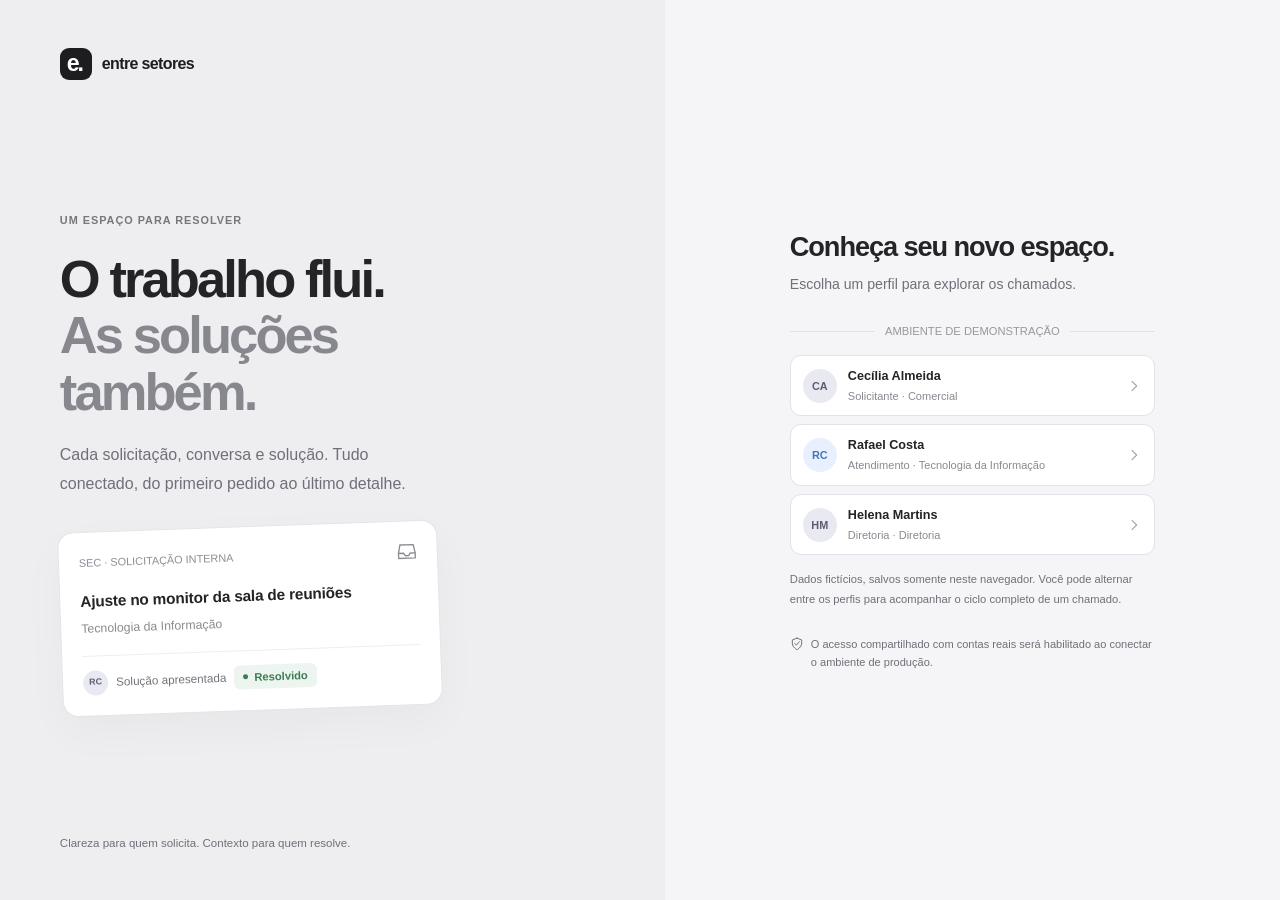
<file: index.html>
<!doctype html>
<html lang="pt-BR">
  <head>
    <meta charset="UTF-8">
    <meta name="viewport" content="width=device-width, initial-scale=1, viewport-fit=cover, interactive-widget=resizes-content">
    <meta name="theme-color" content="#f5f5f7">
    <meta name="description" content="Solicitações internas, conversas e soluções em um só lugar.">
    <meta http-equiv="Content-Security-Policy" content="default-src 'self'; script-src 'self'; style-src 'self'; img-src 'self' data: blob:; connect-src 'self' https://*.supabase.co; font-src 'self'; object-src 'none'; base-uri 'self'; form-action 'self'; frame-src 'none'">
    <meta name="color-scheme" content="light">
    <title>Entre setores — Solicitações internas</title>
    <link rel="icon" href="./favicon.svg" type="image/svg+xml">
    <link rel="manifest" href="./manifest.webmanifest">
    <link rel="stylesheet" href="./styles.css">
  </head>
  <body>
    <a class="skip-link" href="#main-content">Ir para o conteúdo</a>
    <div id="app"><div class="boot" role="status"><span class="boot-mark">e.</span><p>Preparando seu espaço…</p></div></div>
    <div id="dialog-root"></div>
    <div id="toast-root" class="toast-root" aria-live="polite" aria-atomic="true"></div>
    <noscript>Ative o JavaScript para utilizar o sistema de solicitações internas.</noscript>
    <script type="module" src="./src/app.js"></script>
  </body>
</html>
</file>
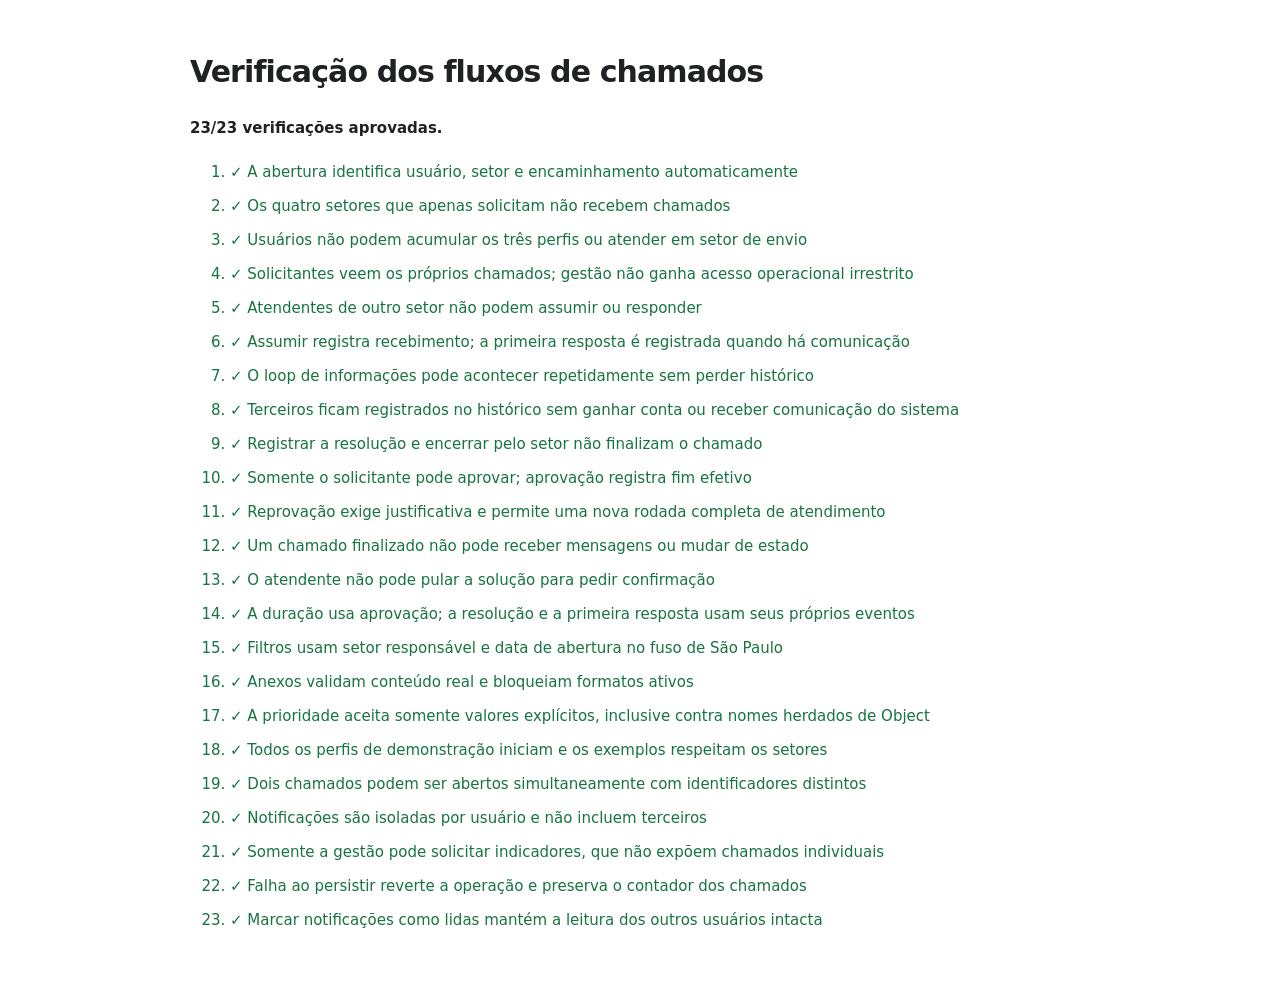
<file: tests/domain.html>
<!doctype html>
<html lang="pt-BR">
  <meta charset="utf-8">
  <meta name="viewport" content="width=device-width, initial-scale=1">
  <title>Verificação dos fluxos de chamados</title>
  <style>body{font:15px/1.6 system-ui,sans-serif;max-width:900px;margin:48px auto;padding:0 20px;color:#202124}li{padding:5px 0}.pass{color:#187342}.fail{color:#b42318}pre{white-space:pre-wrap}h1{letter-spacing:-.03em}#summary{font-weight:600}</style>
  <h1>Verificação dos fluxos de chamados</h1>
  <p id="summary">Executando…</p>
  <ol id="results"></ol>
  <script type="module" src="./domain.js"></script>
</html>
</file>
<file: styles.css>
@charset "UTF-8";
body .page-heading p,body .stat-top,body .stat-bottom,body .request-sub,body .request-date,body .panel-head p,body .panel-footer,body .guide-step p,body .request-sub,body .ticket-title small,body .sector-text,body .table-footer,body .filter-count,body .event-head time,body .event-status,body .info-row dt,body .action-card>p,body .detail-code,body .notification-item p,body .notification-item time,body .demo-caption,body .login-footnote,body .login-footer,body .login-box>.muted,body .field-hint,body .composer-bottom>span,body .mode-note,body .section-note,body .metrics-note,body .login-copy>p,body .breadcrumb,body .user-control small,body .workspace-label,body .sidebar-help,body .bar-row,body .count{color:#6f6f79}
.visually-hidden{position:absolute;width:1px;height:1px;margin:-1px;padding:0;overflow:hidden;clip:rect(0,0,0,0);white-space:nowrap;border:0}.detail-main-stack{display:grid;gap:22px;min-width:0}.trend-svg{width:100%;height:185px;display:block;margin-top:10px}.bar-meter{appearance:none;-webkit-appearance:none;display:block;width:100%;height:6px;border:0;border-radius:3px;background:#f1f1f6}.bar-meter::-webkit-meter-bar{background:#f1f1f6;border:0;border-radius:3px;height:6px}.bar-meter::-webkit-meter-optimum-value{background:#8ba6ce;border-radius:3px}.bar-meter::-moz-meter-bar{background:#8ba6ce;border-radius:3px}
@media(max-width:760px){.detail-grid.detail-grid{display:flex;flex-direction:column}.detail-grid>.right-stack.right-stack{display:contents}.detail-grid .action-card{order:-1;width:100%}.detail-grid .detail-info{order:1;width:100%}.detail-main-stack{width:100%}}
:root{font-family:-apple-system,BlinkMacSystemFont,"Segoe UI",sans-serif;font-size:16px;line-height:1.5;font-optical-sizing:auto;color:#242426;background:#f5f5f7;--ink:#1d1d1f;--muted:#76767b;--line:#e8e8eb;--blue:#0067df;--soft-blue:#edf4ff;--radius:18px;--side:240px}
*{box-sizing:border-box}html{-webkit-tap-highlight-color:transparent;-webkit-text-size-adjust:100%;overscroll-behavior:none}body{margin:0}button,input,select,textarea{font:inherit}button,a,[role=button]{touch-action:manipulation}button{cursor:pointer;user-select:none;-webkit-user-select:none}button:disabled{cursor:default;opacity:.48}button,a,input,select,textarea{outline-offset:4px}button:focus-visible,a:focus-visible,input:focus-visible,select:focus-visible,textarea:focus-visible{outline:3px solid #87baff}a{color:var(--blue);text-decoration:none}button{color:inherit}h1,h2,h3,p{margin:0}h1{font-size:2.05rem;letter-spacing:-.045em;line-height:1.18;font-weight:650}h2{font-size:1.13rem;letter-spacing:-.023em;line-height:1.4;font-weight:650}h3{font-size:.94rem;letter-spacing:-.012em;font-weight:650}small{font-size:.75rem}input,textarea,select{min-width:0;font-size:1rem}input,select,textarea{border:1px solid #dedee3;border-radius:10px;background:#fff;padding:.68rem .8rem;color:var(--ink);width:100%;transition:border-color .15s}textarea{resize:vertical;min-height:112px;line-height:1.65}input::placeholder,textarea::placeholder{color:#99999f}input:focus,select:focus,textarea:focus{border-color:#7baeff}.icon{display:inline-block;flex:none;vertical-align:middle}.skip-link{position:fixed;top:-100px;left:1rem;z-index:1000;background:#fff;padding:1rem}.skip-link:focus{top:1rem}.boot{height:100dvh;display:grid;align-content:center;justify-items:center;gap:20px;color:var(--muted)}.boot-mark{display:grid;place-items:center;background:var(--ink);color:white;width:60px;height:60px;border-radius:17px;font-size:2.5rem;letter-spacing:-.08em;padding-right:5px;font-weight:650}
.btn{display:inline-flex;justify-content:center;align-items:center;gap:8px;min-height:40px;padding:.6rem 1rem;border:1px solid #dedee4;border-radius:10px;background:#fff;font-weight:550;font-size:.84rem;line-height:1.3;white-space:nowrap;transition:background .15s,transform .13s,box-shadow .15s}.btn:active:not(:disabled){transform:scale(.97)}.btn.primary{background:var(--blue);border-color:var(--blue);color:#fff;box-shadow:0 2px 4px #0067df16}.btn.dark{background:var(--ink);border-color:var(--ink);color:#fff}.btn.subtle{background:transparent;border-color:transparent;color:var(--muted)}.btn.danger{color:#b5372c;border-color:#f2d9d7;background:#fff}.btn.small{min-height:32px;padding:.4rem .65rem;font-size:.76rem}.btn .icon{width:17px;height:17px}.icon-btn{border:0;background:transparent;min-width:40px;min-height:40px;display:inline-grid;place-items:center;border-radius:10px;position:relative}.icon-btn:active{background:#e9e9ee}.text-btn{border:0;background:transparent;color:var(--blue);padding:0;font-weight:550;font-size:.8rem}.muted{color:var(--muted)}.eyebrow{font-size:.68rem;font-weight:600;letter-spacing:.09em;text-transform:uppercase;color:var(--muted)}.pill{display:inline-flex;align-items:center;gap:6px;padding:4px 9px;border-radius:6px;font-size:.7rem;font-weight:550;white-space:nowrap;background:#f0f0f3;color:#65656d}.pill::before{content:"";width:5px;height:5px;border-radius:50%;background:currentColor}.pill.open{background:#edf3ff;color:#3a6eba}.pill.in_progress,.pill.resolving{background:#edf3ff;color:#2669bd}.pill.waiting_info,.pill.waiting_confirmation{background:#fff5e5;color:#9c6d21}.pill.third_party{background:#f1edfa;color:#7962a3}.pill.resolved,.pill.closed{background:#ecf5ef;color:#3e7c53}.priority{display:inline-flex;align-items:center;gap:5px;font-size:.74rem;color:#77777e}.priority::before{content:"";display:block;width:6px;height:6px;background:#b5b5bb;border-radius:50%}.priority.high::before{background:#d39944}.priority.urgent::before{background:#ce5e52}.avatar{display:inline-flex;justify-content:center;align-items:center;flex:none;width:34px;height:34px;border-radius:50%;background:#e9eaf1;color:#5c5c73;font-size:.68rem;font-weight:600}.avatar.blue{background:#e8f0ff;color:#4276b6}.avatar.large{width:42px;height:42px;font-size:.82rem}.divider{height:1px;background:var(--line);margin:1.2rem 0}.count{font-size:.7rem;color:#8a8a90;min-width:20px;text-align:right;font-variant-numeric:tabular-nums}.empty{padding:3.5rem 1.5rem;text-align:center;color:var(--muted);display:grid;justify-items:center;gap:12px}.empty>.icon{width:32px;height:32px;stroke-width:1.2;color:#a7a7ae}.empty h3{color:#4b4b51}.empty p{font-size:.83rem;max-width:340px;line-height:1.7}.error-note{padding:.8rem 1rem;border:1px solid #f0d3d0;background:#fff5f3;border-radius:10px;font-size:.84rem;color:#9a3d31}.info-note{padding:.8rem 1rem;border:1px solid #e1e7f0;background:#f4f7fc;border-radius:10px;font-size:.8rem;color:#52637b;line-height:1.65}
/* Sign in */
.login-page{min-height:100svh;background:#f5f5f7;display:grid;grid-template-columns:1.08fr 1fr}.login-story{padding:48px 9%;display:flex;flex-direction:column;background:#eeeeF1;position:relative;overflow:hidden}.brand{display:flex;align-items:center;gap:10px;color:var(--ink);font-weight:650;font-size:1rem;letter-spacing:-.04em}.brand-mark{width:32px;height:32px;border-radius:9px;display:grid;place-items:center;background:var(--ink);color:#fff;font-size:1.45rem;letter-spacing:-.09em;padding-right:3px;line-height:1}.login-copy{margin:auto 0;position:relative;z-index:1;padding:70px 0 35px;max-width:480px}.login-copy h1{font-size:clamp(2.6rem,4.1vw,4.1rem);line-height:1.08;letter-spacing:-.055em;font-weight:620;margin:20px 0}.login-copy h1 span{color:#87878e}.login-copy>p{color:#77777f;font-size:1rem;line-height:1.8;max-width:350px}.login-footer{font-size:.72rem;color:#86868e;padding-top:32px}.sample-card{margin:28px 0 0;background:#fff;padding:20px;border:1px solid #e5e5e9;border-radius:16px;box-shadow:0 16px 45px #23232f08;max-width:380px;transform:rotate(-2deg)}.sample-card .mini-top{display:flex;justify-content:space-between;align-items:center;font-size:.68rem;color:#8d8d96}.sample-card h3{margin:17px 0 7px;font-size:.96rem}.sample-card p{font-size:.77rem;color:#8a8a91}.sample-bottom{border-top:1px solid #eeeef1;margin-top:17px;padding-top:14px;display:flex;align-items:center;gap:8px;font-size:.73rem;color:#74747c}.sample-bottom .avatar{width:25px;height:25px;font-size:.55rem}.login-main{display:grid;align-content:center;justify-items:center;padding:56px 28px}.login-box{width:100%;max-width:365px}.login-box h2{font-size:1.7rem;letter-spacing:-.04em}.login-box>.muted{font-size:.88rem;margin-top:8px}.login-form{margin-top:30px;display:grid;gap:18px}.field{display:grid;gap:7px}.field>label,.field-label{font-size:.8rem;font-weight:550;color:#505057}.field-hint{font-size:.73rem;color:var(--muted);line-height:1.6}.login-form .btn{width:100%;margin-top:2px;min-height:45px}.demo-label{display:flex;align-items:center;gap:10px;color:#97979e;font-size:.7rem;margin:28px 0 15px}.demo-label::before,.demo-label::after{content:"";height:1px;flex:1;background:#e1e1e7}.demo-profiles{display:grid;gap:8px}.demo-profile{display:flex;align-items:center;gap:11px;padding:11px 12px;border:1px solid #e2e2e8;background:#fff;border-radius:11px;text-align:left;transition:background .15s,transform .13s}.demo-profile:active{transform:scale(.985)}.demo-profile>div{flex:1}.demo-profile strong{display:block;font-size:.79rem;font-weight:600}.demo-profile small{display:block;color:#898991;font-size:.69rem;margin-top:2px}.demo-profile>.icon{color:#a3a3ab;width:16px}.demo-caption{font-size:.7rem;color:#8b8b92;line-height:1.7;margin-top:15px}.login-footnote{font-size:.69rem;color:#9b9ba2;line-height:1.7;margin-top:26px;display:flex;gap:7px}.login-footnote .icon{width:14px;height:14px;margin-top:2px}
/* App frame */
.shell{display:grid;grid-template-columns:var(--side) minmax(0,1fr);min-height:100dvh}.sidebar{height:100dvh;position:sticky;top:0;background:#efeff2;border-right:1px solid #e5e5e9;display:flex;flex-direction:column;padding:32px 18px 18px}.sidebar .brand{padding:0 12px;margin-bottom:45px}.workspace-label{padding:0 13px;margin-bottom:12px;font-size:.65rem;letter-spacing:.09em;color:#9999a1;font-weight:600;text-transform:uppercase}.sidebar-nav{display:grid;gap:5px}.nav-item{border:0;border-radius:9px;background:transparent;display:flex;align-items:center;gap:11px;text-align:left;width:100%;padding:11px 13px;font-size:.8rem;color:#73737d;min-height:43px;font-weight:500}.nav-item>.icon{width:18px;height:18px}.nav-item .count{margin-left:auto}.nav-item.active{background:#fff;color:#24242b;box-shadow:0 1px 3px #19192309;font-weight:600}.nav-item.active>.icon{color:var(--blue)}.sidebar-bottom{margin-top:auto}.sidebar-help{display:flex;align-items:center;gap:9px;color:#909099;font-size:.76rem;padding:12px 13px;border:0;background:none;width:100%;text-align:left}.sidebar-help>.icon{width:17px;height:17px}.mode-note{border-top:1px solid #e0e0e6;padding:18px 12px 5px;font-size:.65rem;color:#97979f;display:flex;align-items:center;gap:6px}.mode-note::before{content:"";width:5px;height:5px;background:#c3974b;border-radius:50%}.app-main{min-width:0}.topbar{height:80px;padding:0 42px;display:flex;align-items:center;justify-content:space-between;position:sticky;top:0;z-index:10;background:#f5f5f7d9;backdrop-filter:blur(20px);-webkit-backdrop-filter:blur(20px)}.breadcrumb{display:flex;align-items:center;gap:10px;color:#9999a1;font-size:.74rem}.breadcrumb .icon{width:12px;height:12px;color:#b7b7be}.breadcrumb span:last-child{color:#5c5c65}.topbar-actions{display:flex;align-items:center;gap:18px}.notification-dot{position:absolute;top:8px;right:9px;background:var(--blue);width:6px;height:6px;border:2px solid #f5f5f7;border-radius:50%;box-sizing:content-box}.user-control{display:flex;align-items:center;gap:10px;border:0;background:transparent;text-align:left;padding:0}.user-control strong{display:block;font-weight:550;font-size:.75rem}.user-control small{display:block;font-size:.64rem;color:#97979f;margin-top:1px}.user-control>.icon{width:13px;height:13px;color:#95959d;margin-left:7px}.topbar-separator{width:1px;height:25px;background:#dedee5}.content{padding:35px 42px 50px;max-width:1480px;margin:0 auto}.page-heading{display:flex;justify-content:space-between;align-items:center;gap:20px;margin-bottom:30px}.page-heading p{font-size:.83rem;color:#92929b;margin-top:10px}.page-heading .btn{padding:.7rem 1rem}.greeting{display:flex;align-items:center;gap:7px;font-size:.71rem;color:#9898a1;margin-bottom:12px}.greeting .icon{width:15px;height:15px}.page-meta{display:flex;align-items:center;gap:8px;font-size:.7rem;color:#9a9aa3}.page-meta .icon{width:14px;height:14px}.stats-grid{display:grid;grid-template-columns:repeat(4,minmax(0,1fr));gap:15px;margin-bottom:28px}.stat-card{background:#fff;border:1px solid #e8e8ed;border-radius:14px;padding:20px 21px 17px;min-width:0}.stat-top{display:flex;align-items:center;justify-content:space-between;gap:10px;color:#878790;font-size:.74rem}.stat-icon{width:27px;height:27px;display:grid;place-items:center;border-radius:8px;background:#f4f4f7;color:#90909a}.stat-icon .icon{width:15px;height:15px}.stat-value{font-size:2rem;font-weight:580;letter-spacing:-.05em;line-height:1.3;margin:9px 0 6px;font-variant-numeric:tabular-nums}.stat-bottom{font-size:.67rem;color:#a0a0a8}.stat-bottom.attention{color:#a17837}.stat-bottom.good{color:#5c9168}.overview-grid{display:grid;grid-template-columns:minmax(0,1fr) 305px;gap:22px;align-items:start}.panel{background:#fff;border:1px solid #e8e8ed;border-radius:var(--radius);overflow:hidden;min-width:0}.panel-head{display:flex;align-items:center;justify-content:space-between;gap:12px;padding:23px 24px 18px}.panel-head h2{font-size:.94rem}.panel-head p{color:#9999a3;font-size:.71rem;margin-top:4px}.panel-head>.text-btn{font-size:.72rem}.panel-heading-link{display:flex;align-items:center;gap:6px}.panel-heading-link .icon{width:13px;height:13px}.request-list{padding:0 24px}.request-row{width:100%;background:transparent;border:0;display:flex;align-items:center;gap:12px;padding:19px 0;border-top:1px solid #f0f0f3;text-align:left;min-width:0}.request-symbol{width:36px;height:36px;display:grid;place-items:center;border:1px solid #ebebf0;background:#fafafa;border-radius:10px;color:#9999a3;flex:none}.request-symbol .icon{width:17px;height:17px}.request-body{flex:1;min-width:0}.request-body h3{font-size:.8rem;font-weight:550;overflow:hidden;text-overflow:ellipsis;white-space:nowrap;margin-bottom:5px}.request-sub{font-size:.65rem;color:#a0a0a8;display:flex;gap:7px;align-items:center;flex-wrap:wrap}.request-sub .dot{width:2px;height:2px;border-radius:50%;background:#b5b5be}.request-right{display:flex;align-items:flex-end;gap:7px;flex-direction:column}.request-date{color:#a5a5ad;font-size:.64rem}.request-row>.icon{width:13px;height:13px;color:#c2c2c9;margin-left:3px}.panel-footer{background:#fcfcfd;border-top:1px solid #f0f0f4;padding:13px 24px;font-size:.66rem;color:#a3a3ac;display:flex;align-items:center;gap:6px}.panel-footer .icon{width:12px;height:12px}.right-stack{display:grid;gap:20px}.attention-card{padding:23px 22px}.attention-top{display:flex;gap:8px;align-items:center}.attention-top>.icon{color:#ad8a53;width:17px;height:17px}.attention-top h2{font-size:.87rem}.attention-card>p{color:#9999a3;font-size:.73rem;line-height:1.75;margin:10px 0 18px}.attention-item{border:1px solid #f0e7d6;background:#fdfbf6;border-radius:10px;padding:13px;margin:9px 0}.attention-item strong{font-size:.76rem;font-weight:550;display:block;margin-bottom:6px}.attention-item p{font-size:.65rem;color:#a8987a;margin-bottom:10px}.attention-item>.btn{font-size:.68rem;min-height:30px;padding:.3rem .6rem;background:#fffdf9;border-color:#e9dfca;color:#826b45}.quick-guide{padding:21px 22px}.quick-guide h2{font-size:.84rem}.guide-step{display:flex;gap:10px;align-items:flex-start;margin-top:17px}.guide-num{width:20px;height:20px;display:grid;place-items:center;border-radius:6px;background:#f1f1f5;color:#9898a1;font-size:.62rem;flex:none}.guide-step strong{display:block;font-size:.71rem;font-weight:550;color:#65656f}.guide-step p{font-size:.65rem;color:#a0a0aa;line-height:1.65;margin-top:3px}.section-note{display:flex;justify-content:space-between;gap:20px;margin-top:25px;color:#a7a7af;font-size:.65rem}.section-note span{display:flex;align-items:center;gap:5px}.section-note .icon{width:12px;height:12px}
/* Lists and filters */
.list-toolbar{display:flex;justify-content:space-between;gap:15px;align-items:center;padding:18px 22px;border-bottom:1px solid var(--line)}.segmented{display:flex;align-items:center;gap:3px;padding:3px;border-radius:9px;background:#f1f1f4;max-width:100%;overflow:auto}.segment{background:transparent;border:0;border-radius:6px;padding:6px 11px;font-size:.71rem;white-space:nowrap;color:#8d8d96;min-height:31px}.segment.active{background:#fff;color:#34343c;box-shadow:0 1px 3px #17172513;font-weight:550}.search-field{position:relative;min-width:200px;max-width:300px}.search-field .icon{position:absolute;top:12px;left:11px;width:15px;height:15px;color:#a5a5ae}.search-field input{padding:.6rem .7rem .6rem 33px;font-size:.77rem;background:#fafafb;border-color:#ededf1}.filter-row{display:flex;gap:9px;padding:14px 22px;border-bottom:1px solid #eeeeF2;align-items:center}.filter-row select{width:auto;font-size:.73rem;padding:.43rem 2rem .43rem .65rem;background:#fafafb;color:#777782;border-color:#eaeaf0;max-width:220px}.filter-count{margin-left:auto;color:#a0a0aa;font-size:.68rem}.ticket-table{width:100%;border-collapse:collapse;table-layout:fixed}.ticket-table th{text-align:left;font-size:.64rem;color:#a4a4ad;font-weight:500;letter-spacing:.025em;padding:13px 23px;background:#fcfcfd}.ticket-table td{padding:20px 23px;border-top:1px solid #f0f0f4;font-size:.74rem;vertical-align:middle}.ticket-table th:nth-child(1){width:44%}.ticket-table th:nth-child(2){width:21%}.ticket-table th:nth-child(3){width:21%}.ticket-table th:nth-child(4){width:14%}.ticket-title{background:transparent;border:0;padding:0;text-align:left;width:100%}.ticket-title strong{display:block;font-size:.79rem;font-weight:550;white-space:nowrap;overflow:hidden;text-overflow:ellipsis}.ticket-title small{display:block;color:#a1a1ab;font-size:.64rem;margin-top:5px}.ticket-table .sector-text{color:#92929d;font-size:.72rem}.table-footer{padding:15px 23px;display:flex;align-items:center;justify-content:space-between;border-top:1px solid #f0f0f4;color:#a1a1ab;font-size:.68rem}.pagination{display:flex;gap:5px}.pagination .icon-btn{min-width:28px;min-height:28px;border:1px solid #e9e9ef;border-radius:6px}.pagination .icon{width:12px;height:12px}
/* Detail */
.back-link{display:inline-flex;align-items:center;gap:6px;background:none;border:0;padding:0;color:#8f8f99;font-size:.74rem;margin-bottom:26px}.back-link .icon{width:15px;height:15px}.detail-heading{display:flex;justify-content:space-between;gap:20px;align-items:flex-start;margin-bottom:26px}.detail-heading h1{font-size:1.65rem;line-height:1.35;max-width:720px;margin:10px 0 12px}.detail-code{font-size:.72rem;color:#92929e}.detail-meta-line{display:flex;align-items:center;gap:12px;flex-wrap:wrap}.detail-grid{display:grid;grid-template-columns:minmax(0,1fr) 285px;gap:22px;align-items:start}.detail-section{padding:24px}.detail-section>h2{font-size:.85rem;margin-bottom:13px}.prose{font-size:.84rem;line-height:1.9;white-space:pre-wrap;overflow-wrap:anywhere;color:#71717c}.attachment-list{display:flex;gap:8px;flex-wrap:wrap;margin-top:18px}.attachment{background:#fafafb;border:1px solid #e8e8ee;border-radius:8px;padding:10px 11px;display:flex;align-items:center;gap:8px;max-width:100%;text-align:left}.attachment>.icon{color:#9999a5;width:17px;height:17px}.attachment strong{font-size:.7rem;font-weight:500;overflow-wrap:anywhere}.attachment small{display:block;font-size:.6rem;color:#aaaab3;margin-top:2px}.conversation-head{display:flex;padding:18px 24px;border-bottom:1px solid var(--line);align-items:center;justify-content:space-between}.conversation-head h2{font-size:.87rem}.conversation-head small{font-size:.66rem;color:#a2a2ac}.timeline{padding:12px 24px 5px;max-height:600px;overflow-y:auto;overscroll-behavior:contain}.timeline-event{display:flex;gap:12px;position:relative;padding:14px 0}.timeline-event:not(:last-child)::before{content:"";position:absolute;left:15px;top:45px;bottom:-10px;width:1px;background:#eeeef3}.event-marker{width:32px;height:32px;display:grid;place-items:center;border:1px solid #e8e8ee;border-radius:50%;flex:none;background:#fff;z-index:1;color:#b0b0ba}.event-marker>.icon{width:13px;height:13px}.event-content{flex:1;min-width:0;padding:5px 0}.event-head{display:flex;justify-content:space-between;gap:12px;align-items:baseline;font-size:.68rem}.event-head strong{font-weight:550;color:#696975}.event-head time{color:#b1b1ba;font-size:.61rem;white-space:nowrap}.event-content>p{color:#92929f;font-size:.74rem;line-height:1.75;margin-top:5px;white-space:pre-wrap;overflow-wrap:anywhere}.timeline-event.message .event-content{background:#f7f7fa;border:1px solid #eeeef4;padding:12px 14px;border-radius:0 11px 11px 11px}.timeline-event.message.own .event-content{background:#f2f6fd;border-color:#e6edf9}.timeline-event.message .event-content>p{color:#727280}.timeline-event.message .avatar{width:32px;height:32px;font-size:.62rem}.event-status{display:inline-block;margin-top:7px;font-size:.62rem;color:#a5a5af}.composer{padding:20px 24px;border-top:1px solid #eeeef4}.composer textarea{min-height:90px;font-size:.8rem;border-color:#e9e9ef;background:#fcfcfd}.composer-bottom{display:flex;align-items:center;justify-content:space-between;margin-top:10px;gap:12px}.composer-bottom>span{font-size:.65rem;color:#aaaab4}.detail-info{padding:23px}.detail-info h2{font-size:.86rem;margin-bottom:20px}.info-row{margin:17px 0}.info-row dt{font-size:.64rem;color:#a3a3ad;margin-bottom:5px}.info-row dd{margin:0;font-size:.75rem;color:#6b6b78;overflow-wrap:anywhere}.info-row dd.user-dd{display:flex;align-items:center;gap:7px}.info-row .avatar{width:22px;height:22px;font-size:.5rem}.action-card{padding:22px}.action-card h2{font-size:.84rem;margin-bottom:8px}.action-card>p{font-size:.73rem;color:#9999a4;line-height:1.8;margin-bottom:15px}.action-stack{display:grid;gap:8px}.action-stack .btn{width:100%;font-size:.75rem}.resolution-box{background:#f1f7f2;border:1px solid #e0ede3;border-radius:10px;padding:16px;font-size:.77rem;color:#65806b;line-height:1.8;margin-top:16px;white-space:pre-wrap;overflow-wrap:anywhere}.closed-note{padding:22px;display:flex;gap:10px;color:#6b8974;background:#f9fcf9;font-size:.76rem;line-height:1.7}.closed-note>.icon{width:17px;height:17px;margin-top:3px;flex:none}
/* Metrics */
.metrics-toolbar{display:flex;gap:12px;align-items:flex-end;flex-wrap:wrap;margin-bottom:24px}.metrics-toolbar .field{max-width:210px;flex:1;min-width:145px}.metrics-toolbar input,.metrics-toolbar select{font-size:.78rem;background:#fff;padding:.6rem .7rem}.metrics-toolbar label{font-size:.68rem;color:#9595a1}.metrics-grid{display:grid;grid-template-columns:1.35fr 1fr;gap:22px;margin-bottom:22px}.chart-area{padding:12px 24px 24px;min-height:220px}.bar-row{display:grid;grid-template-columns:120px minmax(0,1fr) 28px;gap:13px;align-items:center;margin:17px 0;font-size:.68rem;color:#8e8e9b}.bar-label{overflow:hidden;text-overflow:ellipsis;white-space:nowrap}.bar-track{height:6px;border-radius:3px;background:#f1f1f6;overflow:hidden}.bar-fill{height:100%;border-radius:3px;background:#769acf}.bar-row:nth-child(2n) .bar-fill{background:#a5b8d4}.bar-value{text-align:right;font-variant-numeric:tabular-nums}.trend-chart{display:flex;align-items:flex-end;gap:8px;height:180px;padding-top:15px}.trend-col{flex:1;height:100%;display:flex;align-items:center;justify-content:flex-end;flex-direction:column;gap:7px;min-width:0}.trend-bar{width:100%;max-width:35px;background:#98b1d5;border-radius:5px 5px 2px 2px;min-height:2px}.trend-col small{font-size:.55rem;color:#aaaab4;white-space:nowrap}.trend-value{font-size:.62rem;color:#8d8d9a}.metric-secondary{display:grid;grid-template-columns:repeat(3,minmax(0,1fr));gap:15px;margin-bottom:24px}.metric-secondary .stat-card{padding:18px}.metric-secondary .stat-value{font-size:1.4rem}.metric-table{width:100%;border-collapse:collapse}.metric-table td,.metric-table th{font-size:.72rem;padding:14px 24px;text-align:left;border-top:1px solid #efeff3}.metric-table th{color:#a2a2ad;font-weight:500;font-size:.65rem}.metric-table td{color:#777784}.metric-table td:not(:first-child),.metric-table th:not(:first-child){text-align:right}.metrics-note{font-size:.7rem;color:#a0a0ab;line-height:1.8;display:flex;gap:7px;margin-top:18px}.metrics-note>.icon{width:14px;height:14px;flex:none;margin-top:2px}
/* Notifications and dialogs */
.notification-item{display:flex;align-items:flex-start;gap:14px;padding:21px 24px;border-top:1px solid #f0f0f4;position:relative}.notification-item.unread{background:#fafcff}.notification-item>div{flex:1;min-width:0}.notification-item h3{font-size:.81rem;font-weight:550}.notification-item p{font-size:.75rem;color:#9898a4;margin-top:5px;line-height:1.7}.notification-item time{display:block;color:#b0b0ba;font-size:.63rem;margin-top:8px}.unread-dot{width:6px;height:6px;display:inline-block;border-radius:50%;background:#4284db;margin-right:7px;vertical-align:middle}.notification-item .btn{font-size:.69rem}.dialog-scrim{position:fixed;inset:0;background:#1d1d282e;backdrop-filter:blur(4px);-webkit-backdrop-filter:blur(4px);z-index:100;display:flex;align-items:center;justify-content:center;padding:24px;animation:fade-in .16s ease-out}.dialog{background:#fff;border:1px solid #ffffffa6;border-radius:22px;box-shadow:0 24px 80px #18182430;width:100%;max-width:580px;max-height:calc(100dvh - 48px);overflow:auto;overscroll-behavior:contain;animation:dialog-in .22s cubic-bezier(.2,.8,.2,1)}.dialog.compact{max-width:430px}.dialog-header{display:flex;align-items:flex-start;justify-content:space-between;padding:25px 27px 16px}.dialog-header h2{font-size:1.28rem;letter-spacing:-.035em;margin:2px 0 6px}.dialog-header p{font-size:.77rem;color:#9999a4;line-height:1.7}.dialog-header .icon-btn{margin:-5px -9px 0 10px;color:#9999a4}.dialog-body{padding:3px 27px 25px}.dialog-form{display:grid;gap:18px}.field-row{display:grid;grid-template-columns:1fr 1fr;gap:15px}.dialog-footer{display:flex;align-items:center;justify-content:flex-end;gap:9px;margin-top:7px;padding-top:18px;border-top:1px solid #eeeef3}.upload-zone{display:flex;align-items:center;justify-content:center;gap:9px;border:1px dashed #d7d7e0;border-radius:10px;padding:17px;color:#9494a1;font-size:.74rem;cursor:pointer;background:#fcfcfd}.upload-zone>.icon{width:17px;height:17px}.upload-zone input{position:absolute;width:1px;height:1px;opacity:0}.file-preview{display:grid;gap:7px}.file-chip{display:flex;align-items:center;gap:8px;font-size:.71rem;padding:8px 10px;border:1px solid #e8e8ef;border-radius:8px;overflow:hidden}.file-chip>span{flex:1;overflow:hidden;text-overflow:ellipsis;white-space:nowrap}.file-chip .icon-btn{min-width:24px;min-height:24px}.file-chip .icon{width:13px;height:13px}.toast-root{position:fixed;bottom:28px;left:50%;transform:translateX(-50%);z-index:300;max-width:calc(100% - 32px);pointer-events:none}.toast{display:flex;gap:9px;align-items:center;padding:13px 18px;background:#29292f;color:#fff;box-shadow:0 8px 30px #15152124;border-radius:12px;font-size:.79rem;line-height:1.5;animation:toast-in .2s ease-out}.toast .icon{width:17px;height:17px;color:#b8d2bb}.toast.error .icon{color:#f1bdb4}.profile-list{display:grid;gap:8px;margin:20px 0}.profile-list .demo-profile{width:100%}.profile-current{display:flex;align-items:center;gap:13px;margin:5px 0 15px}.profile-current strong{font-size:.95rem;font-weight:600}.profile-current small{display:block;color:#9999a5;font-size:.75rem;margin-top:3px}.help-content{color:#888894;font-size:.82rem;line-height:1.9}.help-content h3{color:#50505a;margin:22px 0 7px}.help-content ul{padding-left:20px}.mobile-brand{display:none}.mobile-bottom-nav{display:none}.page-loading{padding:70px 20px;text-align:center;font-size:.8rem;color:#9999a4}.required{color:#8e8e9b;font-weight:400;font-size:.66rem}.table-overflow{overflow-x:auto}.notice-strip{background:#fbf8f0;border:1px solid #f0e8d6;color:#9a8456;font-size:.71rem;border-radius:10px;padding:11px 15px;margin-bottom:24px;display:flex;align-items:center;gap:9px}.notice-strip>.icon{width:15px;height:15px}.notice-strip button{margin-left:auto;color:inherit}.request-row:active,.ticket-title:active{opacity:.6}body.dialog-open{overflow:hidden}
@keyframes fade-in{from{opacity:0}to{opacity:1}}@keyframes dialog-in{from{opacity:0;transform:translateY(9px) scale(.985)}to{opacity:1;transform:translateY(0) scale(1)}}@keyframes toast-in{from{opacity:0;transform:translateY(8px)}to{opacity:1;transform:translateY(0)}}
@media(hover:hover) and (pointer:fine){.btn:hover:not(:disabled){background:#f6f6f8}.btn.primary:hover:not(:disabled){background:#005cc9}.btn.dark:hover:not(:disabled){background:#353538}.btn.danger:hover:not(:disabled){background:#fff4f2}.icon-btn:hover{background:#eaeaef}.nav-item:hover:not(.active){background:#e7e7ed}.demo-profile:hover{background:#fafafd;border-color:#ceced9}.request-row:hover .request-body h3,.ticket-title:hover strong{color:var(--blue)}.request-row:hover .request-symbol{background:#f0f4fb;color:#6c8bb7}.text-btn:hover{text-decoration:underline}.segment:hover:not(.active){color:#555564}.upload-zone:hover{background:#f5f7fc;border-color:#b4c4de}.notification-item:hover{background:#f8faff}}
@media(min-width:1500px){:root{--side:260px}.content{padding-top:45px}.sidebar{padding-top:37px}.topbar{height:90px}.overview-grid{grid-template-columns:minmax(0,1fr) 340px}.stat-card{padding:24px}.request-row{padding:23px 0}}
@media(max-width:1200px){:root{--side:210px}.topbar{padding:0 28px}.content{padding:28px}.sidebar{padding-left:12px;padding-right:12px}.overview-grid{grid-template-columns:minmax(0,1fr) 265px;gap:16px}.stats-grid{gap:10px}.stat-card{padding:16px}.stat-top{font-size:.68rem}.request-list{padding:0 18px}.panel-head{padding:20px 18px 17px}.request-right .pill{font-size:.62rem;padding:4px 6px}.detail-grid{grid-template-columns:minmax(0,1fr) 250px;gap:16px}.ticket-table td,.ticket-table th{padding-left:18px;padding-right:14px}}
@media(max-width:1000px){:root{--side:185px}.sidebar .brand{font-size:.88rem;padding:0 8px}.sidebar .brand-mark{width:28px;height:28px;font-size:1.25rem}.nav-item{padding:10px 9px;font-size:.73rem;gap:8px}.overview-grid{grid-template-columns:1fr}.right-stack{grid-template-columns:1fr 1fr;align-items:start}.stat-icon{display:none}.stats-grid{gap:10px}.stat-value{font-size:1.8rem}.detail-grid{grid-template-columns:1fr}.detail-grid>.right-stack{grid-row:1;grid-template-columns:1fr 1fr}.detail-info dl{display:grid;grid-template-columns:1fr 1fr;column-gap:15px}.detail-info .info-row{margin:9px 0}.metrics-grid{grid-template-columns:1fr}.list-toolbar{flex-wrap:wrap}.ticket-table th:nth-child(2),.ticket-table td:nth-child(2){display:none}.ticket-table th:nth-child(1){width:50%}.ticket-table th:nth-child(3){width:33%}.ticket-table th:nth-child(4){width:17%}}
@media(max-width:760px){.login-page{grid-template-columns:1fr}.login-story{padding:25px 28px}.login-story>.brand{font-size:.92rem}.login-copy{padding:28px 0 15px;margin:0;max-width:100%}.login-copy h1{font-size:2.5rem;margin:10px 0}.login-copy>.eyebrow,.login-copy>p,.sample-card,.login-footer{display:none}.login-main{padding:30px 25px 45px;align-content:start}.login-box{max-width:430px}.login-box h2{font-size:1.4rem}.login-form{margin-top:22px}.login-footnote{margin-top:20px}.shell{display:block}.sidebar{display:none}.topbar{height:72px;padding:env(safe-area-inset-top) 21px 0}.breadcrumb{display:none}.mobile-brand{display:flex;font-size:.9rem}.mobile-brand .brand-mark{width:28px;height:28px;font-size:1.25rem}.topbar-actions{gap:8px}.topbar-separator,.user-control>div,.user-control>.icon{display:none}.user-control .avatar{width:31px;height:31px;font-size:.6rem}.content{padding:25px 21px calc(100px + env(safe-area-inset-bottom));}.page-heading{margin-bottom:24px;align-items:flex-start;gap:12px}.page-heading h1{font-size:1.75rem}.page-heading p{font-size:.74rem;line-height:1.7;margin-top:8px}.page-heading .btn{padding:.6rem .75rem;font-size:.73rem;min-height:38px}.page-heading .btn>.icon{width:15px;height:15px}.page-meta{display:none}.greeting{font-size:.66rem;margin-bottom:10px}.stats-grid{grid-template-columns:1fr 1fr;gap:11px;margin-bottom:21px}.stat-card{padding:16px 17px;border-radius:12px}.stat-top{font-size:.69rem}.stat-icon{display:grid;width:23px;height:23px}.stat-icon>.icon{width:13px;height:13px}.stat-value{font-size:1.8rem;margin:7px 0 4px}.stat-bottom{font-size:.61rem}.panel{border-radius:15px}.overview-grid{gap:18px}.right-stack{grid-template-columns:1fr;gap:18px}.request-row{gap:9px;padding:17px 0}.request-symbol{width:30px;height:30px;border-radius:8px}.request-symbol .icon{width:15px;height:15px}.request-body h3{font-size:.75rem}.request-sub{font-size:.58rem;gap:5px}.request-right{gap:6px}.request-right .pill{font-size:.59rem;padding:3px 6px}.request-row>.icon{display:none}.request-date{font-size:.58rem}.request-list{padding:0 16px}.panel-head{padding:20px 17px 17px}.panel-head h2{font-size:.84rem}.panel-head>.text-btn{font-size:.65rem}.panel-head p{font-size:.66rem}.panel-footer{padding:12px 17px;font-size:.6rem}.section-note{font-size:.59rem;margin-top:20px}.section-note>span:last-child{display:none}.mobile-bottom-nav{display:flex;position:fixed;z-index:20;bottom:0;left:0;right:0;padding:8px 10px calc(8px + env(safe-area-inset-bottom));border-top:1px solid #e6e6ed;background:#fafafbe8;backdrop-filter:blur(22px);-webkit-backdrop-filter:blur(22px);justify-content:space-around}.mobile-tab{background:none;border:0;padding:5px 8px;display:flex;align-items:center;gap:4px;flex-direction:column;min-width:57px;color:#9b9ba6;font-size:.56rem;min-height:44px;justify-content:center}.mobile-tab>.icon{width:20px;height:20px;stroke-width:1.55}.mobile-tab.active{color:var(--blue)}.list-toolbar{padding:14px 16px;gap:12px;align-items:stretch}.segmented{width:100%;justify-content:space-between}.segment{font-size:.65rem;padding:6px 8px}.search-field{max-width:none;min-width:0;width:100%}.search-field input{font-size:1rem;padding-top:.48rem;padding-bottom:.48rem}.filter-row{padding:12px 16px;gap:8px}.filter-row select{max-width:calc(50% - 5px);font-size:.7rem}.filter-count{display:none}.ticket-table th{padding:12px 16px}.ticket-table td{padding:17px 16px}.ticket-table th:nth-child(1){width:62%}.ticket-table th:nth-child(3){width:38%}.ticket-table th:nth-child(4),.ticket-table td:nth-child(4){display:none}.ticket-title strong{font-size:.73rem;line-height:1.6}.ticket-title small{font-size:.58rem}.ticket-table .pill{font-size:.59rem;padding:4px 6px;white-space:normal}.table-footer{padding:13px 16px;font-size:.62rem}.detail-heading{margin-bottom:20px}.detail-heading h1{font-size:1.45rem;margin:9px 0 12px}.detail-grid>.right-stack{grid-template-columns:1fr;grid-row:auto}.detail-grid>.right-stack .action-card{grid-row:1}.detail-info dl{grid-template-columns:1fr 1fr}.detail-grid{gap:18px}.detail-section{padding:20px}.prose{font-size:.81rem}.conversation-head{padding:18px 20px}.timeline{padding:8px 16px;max-height:none}.timeline-event{gap:9px}.event-head{font-size:.64rem;gap:5px}.event-head time{font-size:.56rem}.event-content>p{font-size:.72rem}.timeline-event.message .event-content{padding:10px 11px}.composer{padding:18px 16px}.composer textarea{font-size:1rem}.composer-bottom>span{font-size:.6rem}.detail-code{font-size:.67rem}.detail-meta-line{gap:10px}.detail-info,.action-card{padding:20px}.back-link{font-size:.7rem;margin-bottom:20px}.metrics-toolbar{gap:10px}.metrics-toolbar .field{min-width:calc(50% - 10px);max-width:none}.metrics-toolbar .field:last-of-type{flex-basis:100%}.metrics-toolbar input,.metrics-toolbar select{font-size:1rem}.metrics-toolbar>.btn{margin-left:auto}.metric-secondary{grid-template-columns:1fr 1fr;gap:10px}.metric-secondary .stat-card{padding:15px}.metric-secondary .stat-value{font-size:1.2rem}.metric-secondary .stat-top{font-size:.63rem}.bar-row{grid-template-columns:100px minmax(0,1fr) 24px;gap:10px;font-size:.63rem}.chart-area{padding:5px 18px 20px}.metric-table td,.metric-table th{font-size:.62rem;padding:12px 13px}.metrics-note{font-size:.64rem}.notification-item{padding:19px 17px;gap:10px}.notification-item .request-symbol{display:none}.notification-item h3{font-size:.76rem}.notification-item p{font-size:.7rem}.notification-item>.btn{font-size:.64rem;padding:.4rem .6rem}.dialog-scrim{padding:15px;align-items:center}.dialog{border-radius:18px;max-height:calc(100dvh - 30px)}.dialog-header{padding:22px 21px 15px}.dialog-header h2{font-size:1.16rem}.dialog-body{padding:3px 21px 22px}.dialog-header p{font-size:.72rem}.field-row{grid-template-columns:1fr;gap:18px}.dialog-form{gap:16px}.dialog-footer{padding-top:15px}.dialog-footer .btn{font-size:.78rem}.toast-root{bottom:calc(88px + env(safe-area-inset-bottom));width:max-content}.toast{font-size:.74rem;padding:12px 15px}.notice-strip{font-size:.65rem;align-items:flex-start}.notice-strip>.icon{margin-top:2px;flex:none}.notice-strip>.text-btn{font-size:.63rem}.composer-bottom .btn{min-height:40px}input,textarea,select{font-size:16px}.search-field .icon{top:12px}}
@media(prefers-reduced-motion:reduce){*,*::before,*::after{animation:none!important;transition:none!important;scroll-behavior:auto!important}.btn:active,.demo-profile:active{transform:none}}@media(prefers-reduced-transparency:reduce){.topbar{background:#f5f5f7;backdrop-filter:none}.mobile-bottom-nav{background:#fafafb;backdrop-filter:none}.dialog-scrim{backdrop-filter:none;background:#1d1d285e}}@media(prefers-contrast:more){:root{--muted:#555560;--line:#888892}.panel,.stat-card{border-color:#9a9aa5}.topbar,.mobile-bottom-nav{background:#fff;backdrop-filter:none}.muted,.stat-bottom,.request-sub,.request-date,.page-heading p,.event-head time,.info-row dt,.page-meta{color:#575763}.btn{border-color:#666672}.sidebar{border-color:#9999a6}}
</file>
